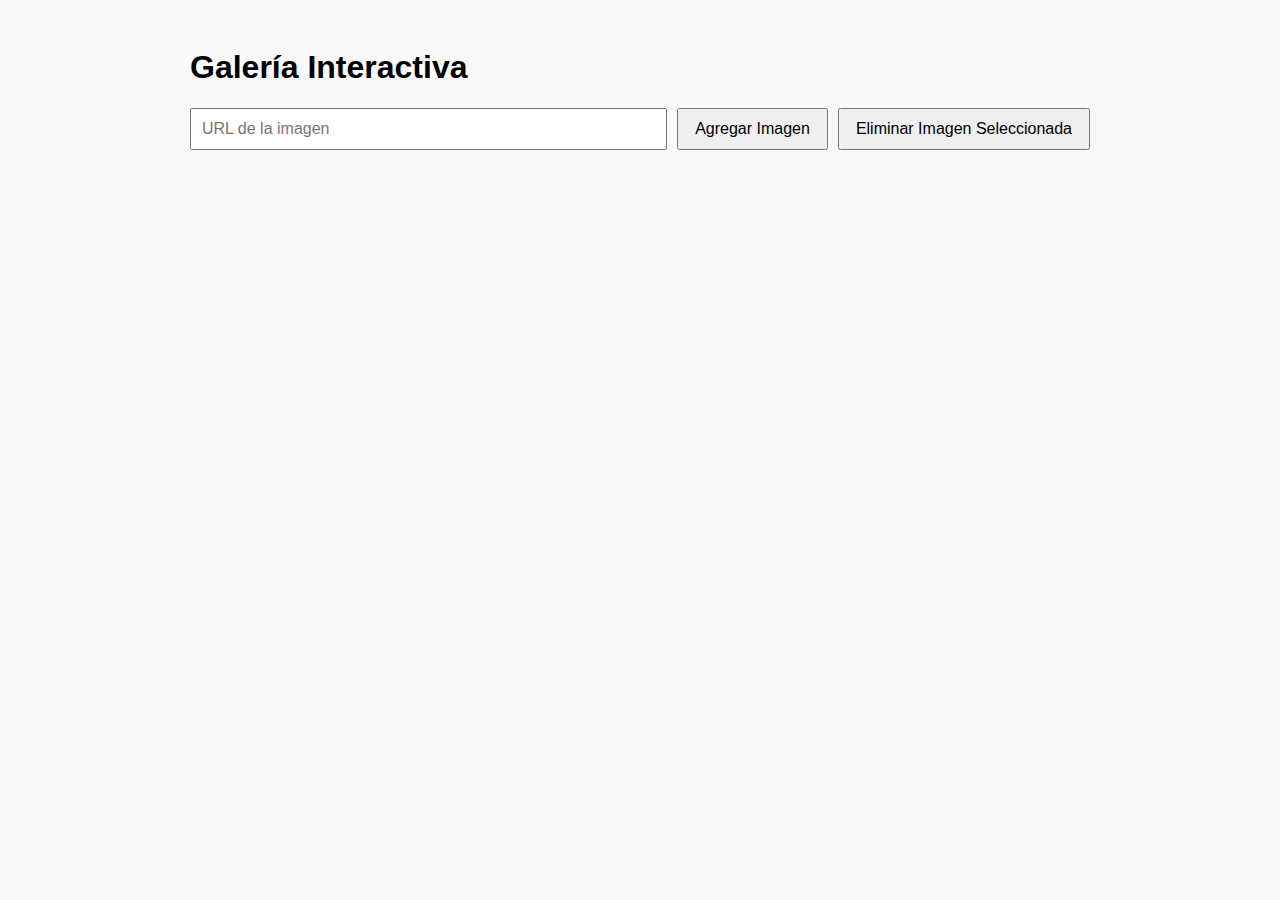
<file: galeria-interactiva/index.html>
<!DOCTYPE html>
<html lang="es">
<head>
  <meta charset="UTF-8">
  <meta name="viewport" content="width=device-width, initial-scale=1">
  <title>Galería Interactiva</title>
  <link rel="stylesheet" href="styles.css">
</head>
<body>
  <div class="container">
    <h1>Galería Interactiva</h1>
    <div class="controls">
      <input type="url" id="image-url" placeholder="URL de la imagen" />
      <button id="add-image-btn">Agregar Imagen</button>
      <button id="remove-image-btn">Eliminar Imagen Seleccionada</button>
    </div>
    <div id="gallery" class="gallery"></div>
  </div>
  <script src="script.js"></script>
</body>
</html>
</file>
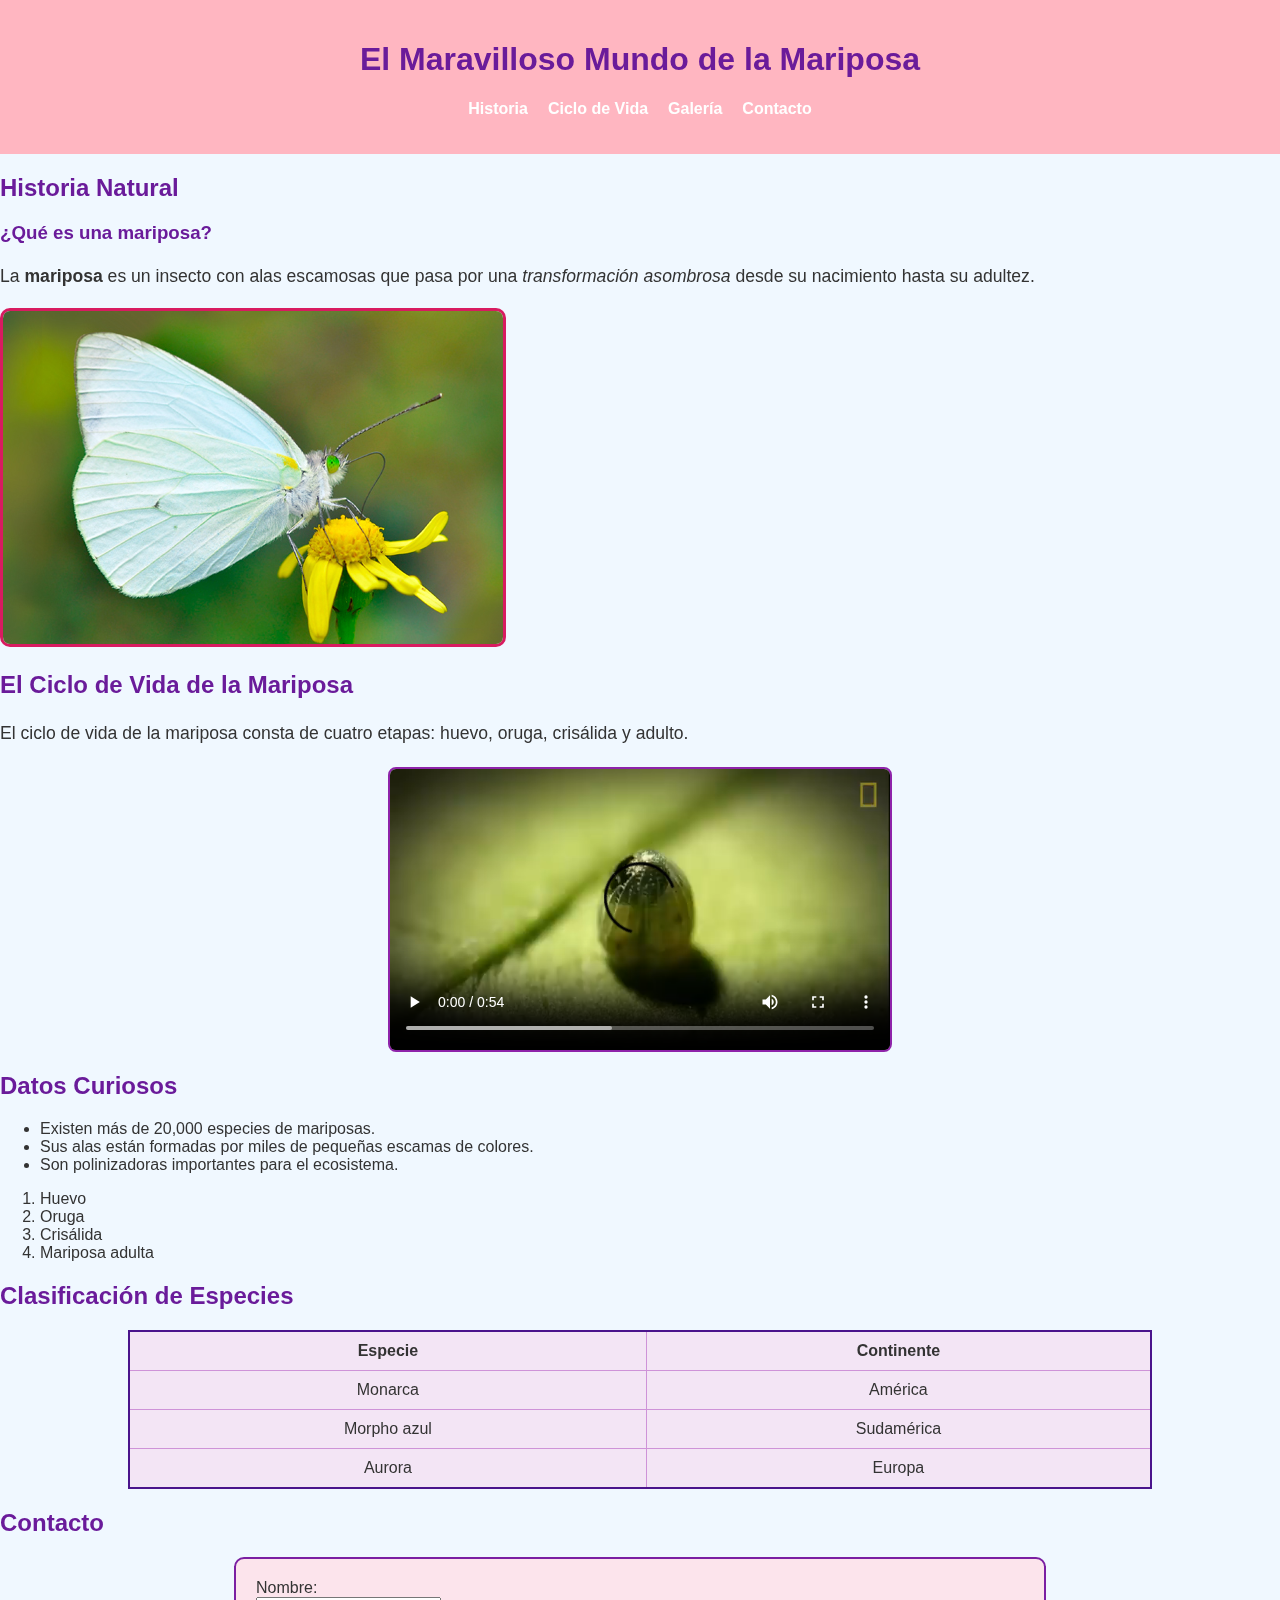
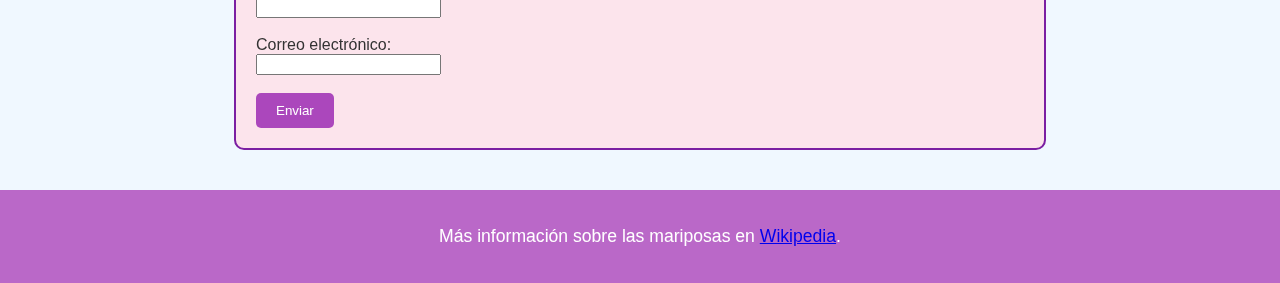
<file: mi-pagina-html5/index.html>
<!DOCTYPE html>
<html lang="es">
<head>
    <meta charset="UTF-8">
    <title>El Ciclo de la Mariposa</title>
    <link rel="stylesheet" href="styles.css">
</head>
<body>

    <header>
        <h1>El Maravilloso Mundo de la Mariposa</h1>
        <nav>
            <ul>
                <li><a href="#historia">Historia</a></li>
                <li><a href="#ciclo">Ciclo de Vida</a></li>
                <li><a href="#galeria">Galería</a></li>
                <li><a href="#contacto">Contacto</a></li>
            </ul>
        </nav>
    </header>

    <main>
        <section id="historia">
            <h2>Historia Natural</h2>
            <article>
                <h3>¿Qué es una mariposa?</h3>
                <p>
                    La <strong>mariposa</strong> es un insecto con alas escamosas que pasa por una <em>transformación asombrosa</em> desde su nacimiento hasta su adultez.
                </p>
                <img src="mariposa.jpg" alt="Imagen de una mariposa posada en una flor">
            </article>
        </section>

        <section id="ciclo">
            <h2>El Ciclo de Vida de la Mariposa</h2>
            <p>
                El ciclo de vida de la mariposa consta de cuatro etapas: huevo, oruga, crisálida y adulto.
            </p>
            <video controls width="500">
                <source src="mariposa-nacimiento.mp4">
            </video>
        </section>

        <section id="galeria">
            <h2>Datos Curiosos</h2>
            <ul>
                <li>Existen más de 20,000 especies de mariposas.</li>
                <li>Sus alas están formadas por miles de pequeñas escamas de colores.</li>
                <li>Son polinizadoras importantes para el ecosistema.</li>
            </ul>

            <ol>
                <li>Huevo</li>
                <li>Oruga</li>
                <li>Crisálida</li>
                <li>Mariposa adulta</li>
            </ol>
        </section>

        <section>
            <h2>Clasificación de Especies</h2>
            <table>
                <thead>
                    <tr>
                        <th>Especie</th>
                        <th>Continente</th>
                    </tr>
                </thead>
                <tbody>
                    <tr>
                        <td>Monarca</td>
                        <td>América</td>
                    </tr>
                    <tr>
                        <td>Morpho azul</td>
                        <td>Sudamérica</td>
                    </tr>
                    <tr>
                        <td>Aurora</td>
                        <td>Europa</td>
                    </tr>
                </tbody>
            </table>
        </section>

        <section id="contacto">
            <h2>Contacto</h2>
            <form>
                <label for="nombre">Nombre:</label><br>
                <input type="text" id="nombre" name="nombre"><br><br>

                <label for="correo">Correo electrónico:</label><br>
                <input type="email" id="correo" name="correo"><br><br>

                <button type="submit">Enviar</button>
            </form>
        </section>
    </main>

    <footer>
        <p>Más información sobre las mariposas en 
            <a href="https://es.wikipedia.org/wiki/Mariposa" target="_blank">Wikipedia</a>.
        </p>
    </footer>

</body>
</html>
</file>
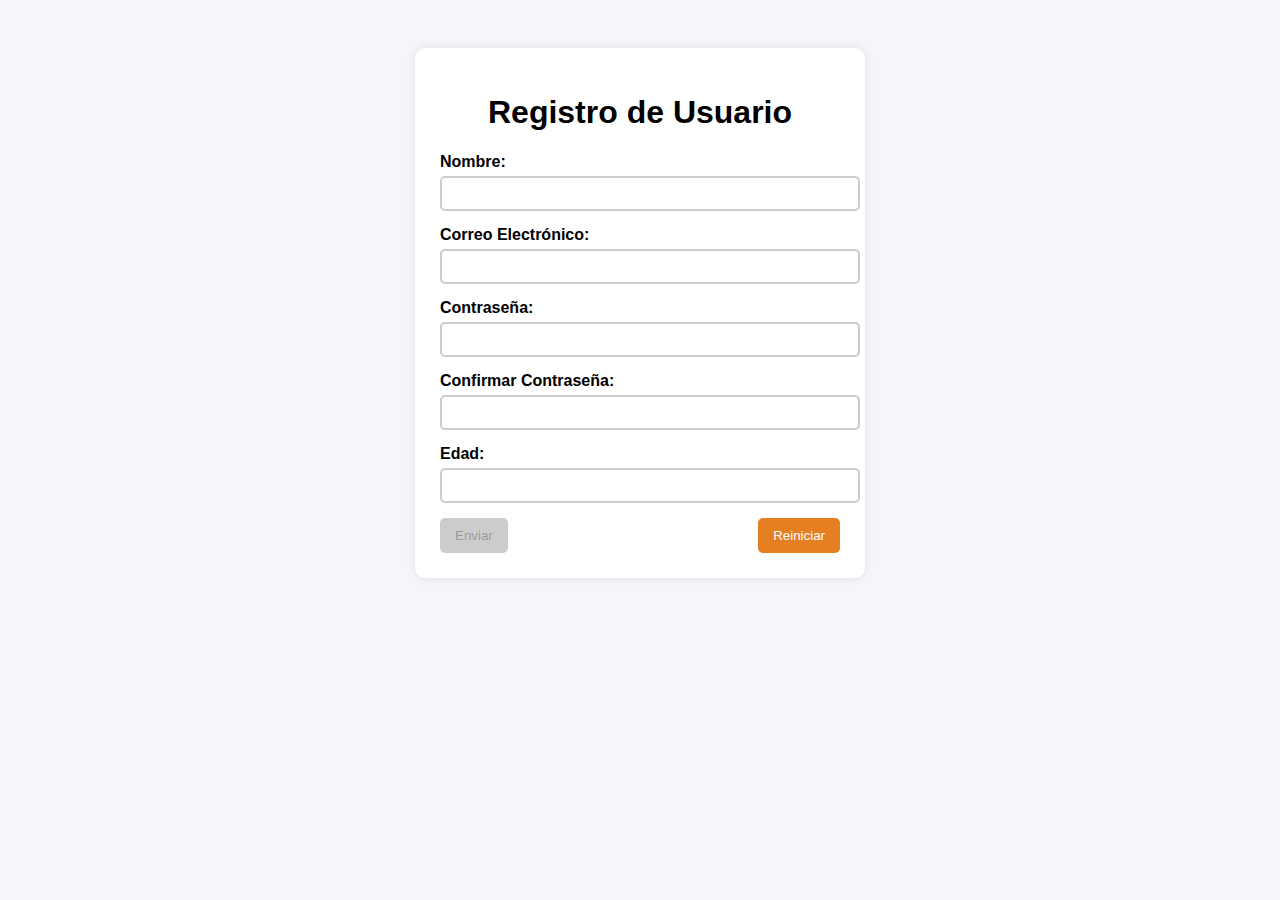
<file: semana6-formulario-js/index.html>
<!DOCTYPE html>
<html lang="es">
<head>
  <meta charset="UTF-8" />
  <meta name="viewport" content="width=device-width, initial-scale=1.0" />
  <title>Formulario de Registro</title>
  <link rel="stylesheet" href="styles.css" />
</head>
<body>
  <div class="form-container">
    <h1>Registro de Usuario</h1>
    <form id="registrationForm" novalidate>
      <div class="form-group">
        <label for="name">Nombre:</label>
        <input type="text" id="name" required />
        <small class="error-message" id="nameError"></small>
      </div>

      <div class="form-group">
        <label for="email">Correo Electrónico:</label>
        <input type="email" id="email" required />
        <small class="error-message" id="emailError"></small>
      </div>

      <div class="form-group">
        <label for="password">Contraseña:</label>
        <input type="password" id="password" required />
        <small class="error-message" id="passwordError"></small>
      </div>

      <div class="form-group">
        <label for="confirmPassword">Confirmar Contraseña:</label>
        <input type="password" id="confirmPassword" required />
        <small class="error-message" id="confirmPasswordError"></small>
      </div>

      <div class="form-group">
        <label for="age">Edad:</label>
        <input type="number" id="age" required />
        <small class="error-message" id="ageError"></small>
      </div>

      <div class="button-group">
        <button type="submit" id="submitBtn" disabled>Enviar</button>
        <button type="reset" id="resetBtn">Reiniciar</button>
      </div>
    </form>
  </div>
  <script src="script.js"></script>
</body>
</html>
</file>
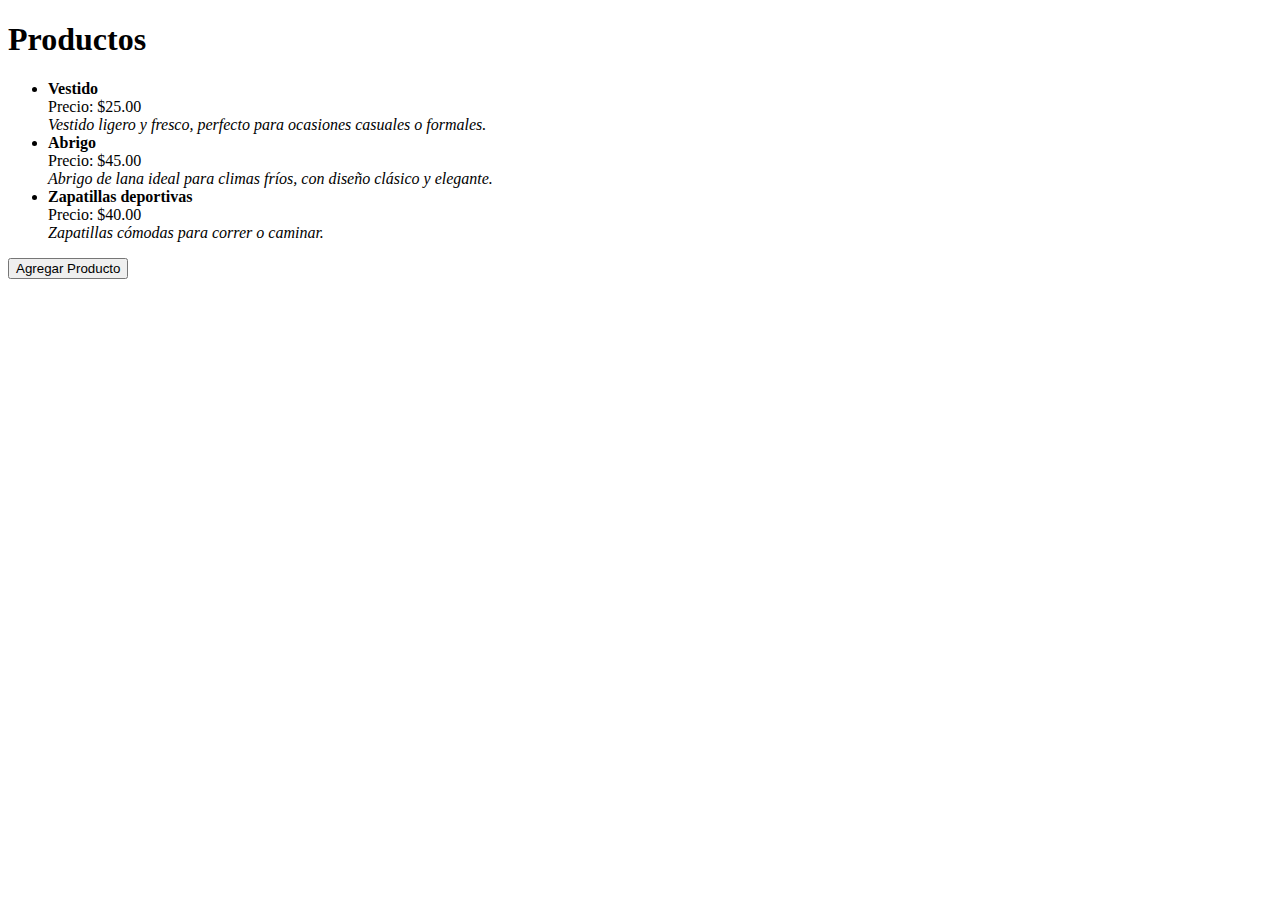
<file: semana7-lista-productos/index.html>
<!DOCTYPE html>
<html lang="es">
<head>
  <meta charset="UTF-8">
  <title>Lista de Productos</title>
</head>
<body>
  <h1>Productos</h1>

  <ul id="product-list"></ul>

  <button id="add-product">Agregar Producto</button>

  <script src="script.js"></script>
</body>
</html>
</file>
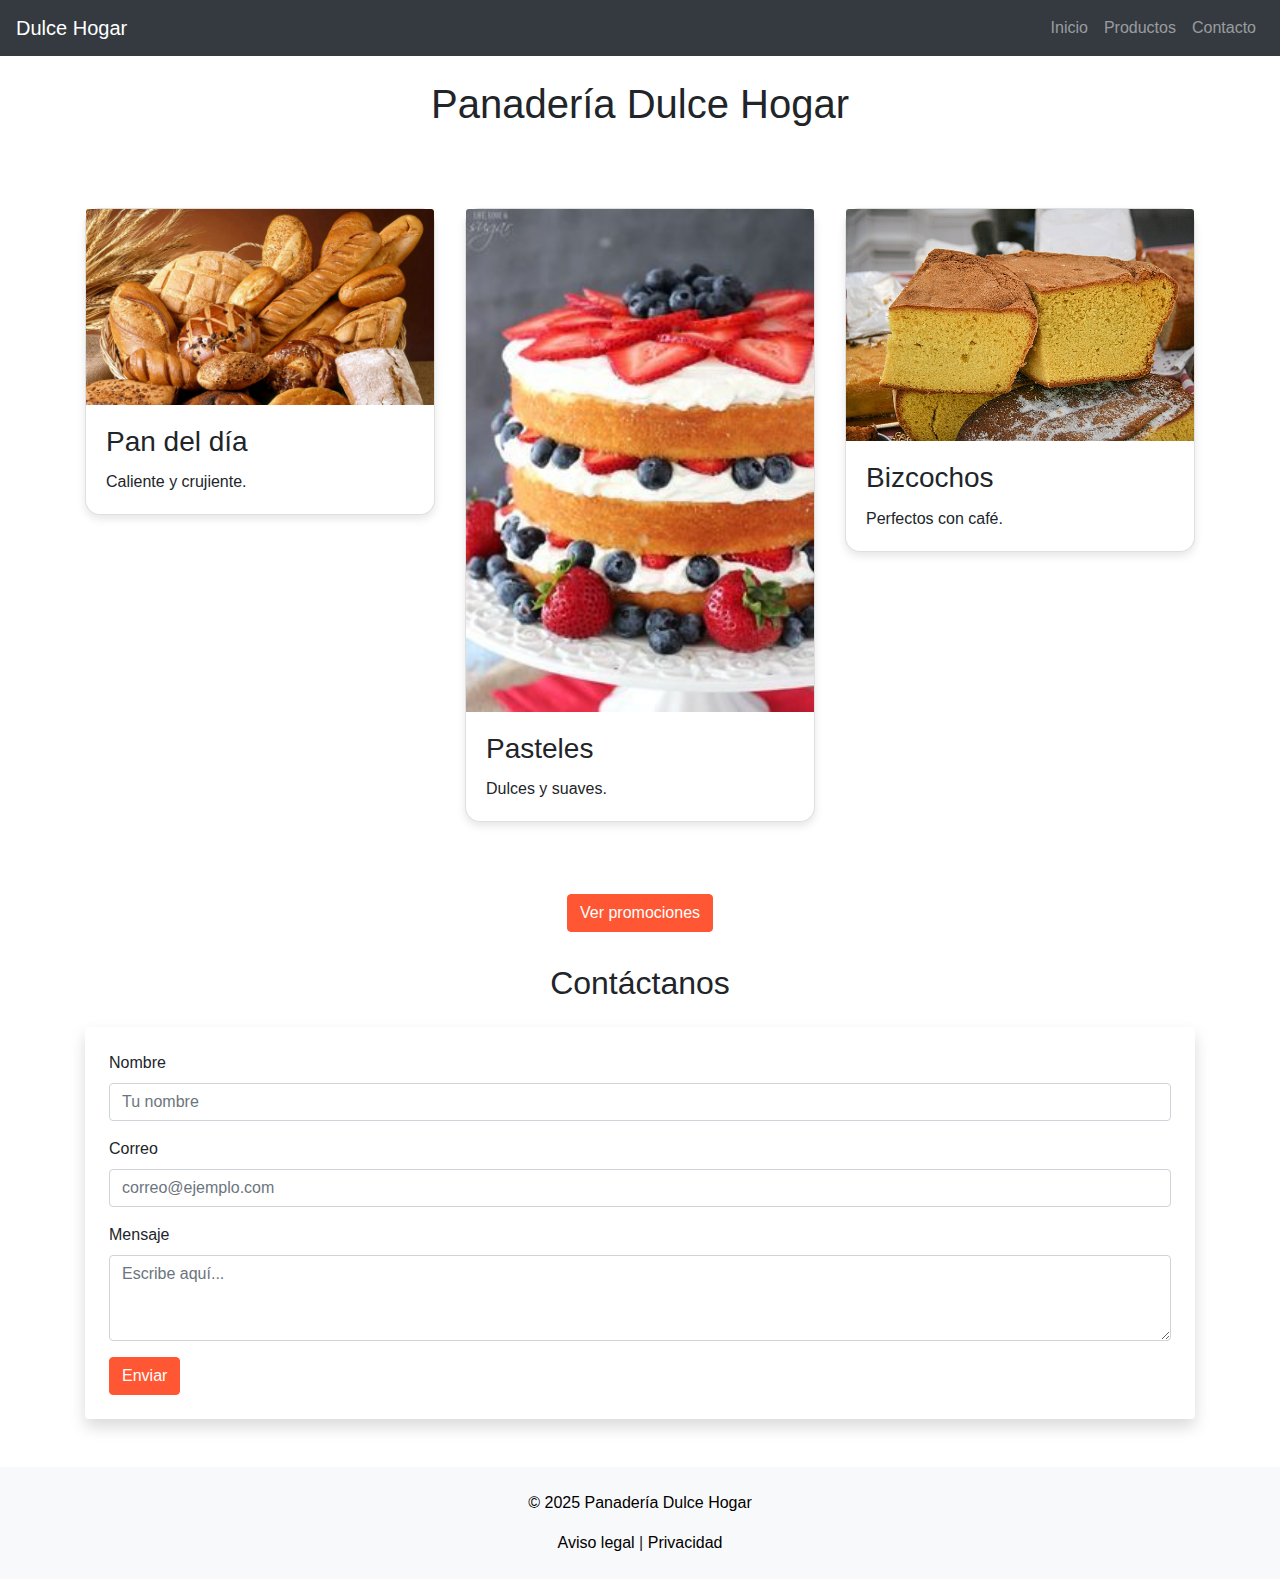
<file: index4.html>
<!DOCTYPE html>
<html lang="es">
<head>
  <meta charset="UTF-8" />
  <meta name="viewport" content="width=device-width, initial-scale=1.0"/>
  <title>Panadería Dulce Hogar</title>
  <link rel="stylesheet" href="https://stackpath.bootstrapcdn.com/bootstrap/4.5.2/css/bootstrap.min.css"/>
  <link rel="stylesheet" href="styles4.css"/>
</head>
<body>

  <!-- Navegación -->
  <nav class="navbar navbar-expand-md navbar-dark bg-dark">
    <a class="navbar-brand" href="#">Dulce Hogar</a>
    <button class="navbar-toggler" type="button" data-toggle="collapse" data-target="#navContent">
      <span class="navbar-toggler-icon"></span>
    </button>
    <div class="collapse navbar-collapse" id="navContent">
      <ul class="navbar-nav ml-auto">
        <li class="nav-item"><a class="nav-link" href="#">Inicio</a></li>
        <li class="nav-item"><a class="nav-link" href="#">Productos</a></li>
        <li class="nav-item"><a class="nav-link" href="#">Contacto</a></li>
      </ul>
    </div>
  </nav>

  <!-- Encabezado -->
  <header class="text-center p-4">
    <h1>Panadería Dulce Hogar</h1>
  </header>

  <!-- Sección de productos -->
  <div class="container my-5">
    <div class="row">
      <div class="col-md-4">
        <div class="card mb-4">
          <img src="pan.jpg" class="card-img-top img-fluid" alt="Pan fresco">
          <div class="card-body">
            <h3 class="card-title">Pan del día</h3>
            <p class="card-text">Caliente y crujiente.</p>
          </div>
        </div>
      </div>
      <div class="col-md-4">
        <div class="card mb-4">
          <img src="pastel.jpg" class="card-img-top img-fluid" alt="Pasteles">
          <div class="card-body">
            <h3 class="card-title">Pasteles</h3>
            <p class="card-text">Dulces y suaves.</p>
          </div>
        </div>
      </div>
      <div class="col-md-4">
        <div class="card mb-4">
          <img src="bizcocho.JPG" class="card-img-top img-fluid" alt="Bizcochos">
          <div class="card-body">
            <h3 class="card-title">Bizcochos</h3>
            <p class="card-text">Perfectos con café.</p>
          </div>
        </div>
      </div>
    </div>
  </div>

  <!-- Botón con collapse -->
  <div class="container text-center mb-4">
    <button class="btn btn-primary mb-2" data-toggle="collapse" data-target="#infoExtra">
      Ver promociones
    </button>
    <div class="collapse" id="infoExtra">
      <div class="card card-body">
        2x1 en bizcochos cada viernes.
      </div>
    </div>
  </div>

    <!-- Formulario -->
<div class="container mb-5">
  <h2 class="text-center mb-4">Contáctanos</h2>
  <div class="p-4 bg-white shadow rounded" style="border-radius: 20px;">
    <form>
      <div class="form-group">
        <label for="nombre">Nombre</label>
        <input type="text" class="form-control" id="nombre" placeholder="Tu nombre">
      </div>
      <div class="form-group">
        <label for="email">Correo</label>
        <input type="email" class="form-control" id="email" placeholder="correo@ejemplo.com">
      </div>
      <div class="form-group">
        <label for="comentarios">Mensaje</label>
        <textarea class="form-control" id="comentarios" rows="3" placeholder="Escribe aquí..."></textarea>
      </div>
      <button type="submit" class="btn btn-primary">Enviar</button>
    </form>
  </div>
</div>


  <!-- Footer -->
    <footer class="bg-light text-center py-4">
  <p style="color: #000000;">&copy; 2025 Panadería Dulce Hogar</p>
  <a href="#" style="color: #000000;">Aviso legal</a> |
  <a href="#" style="color: #000000;">Privacidad</a>
</footer>

  <!-- Scripts -->
  <script src="https://code.jquery.com/jquery-3.5.1.slim.min.js"></script>
  <script src="https://cdn.jsdelivr.net/npm/bootstrap@4.5.2/dist/js/bootstrap.bundle.min.js"></script>
</body>
</html>
</file>
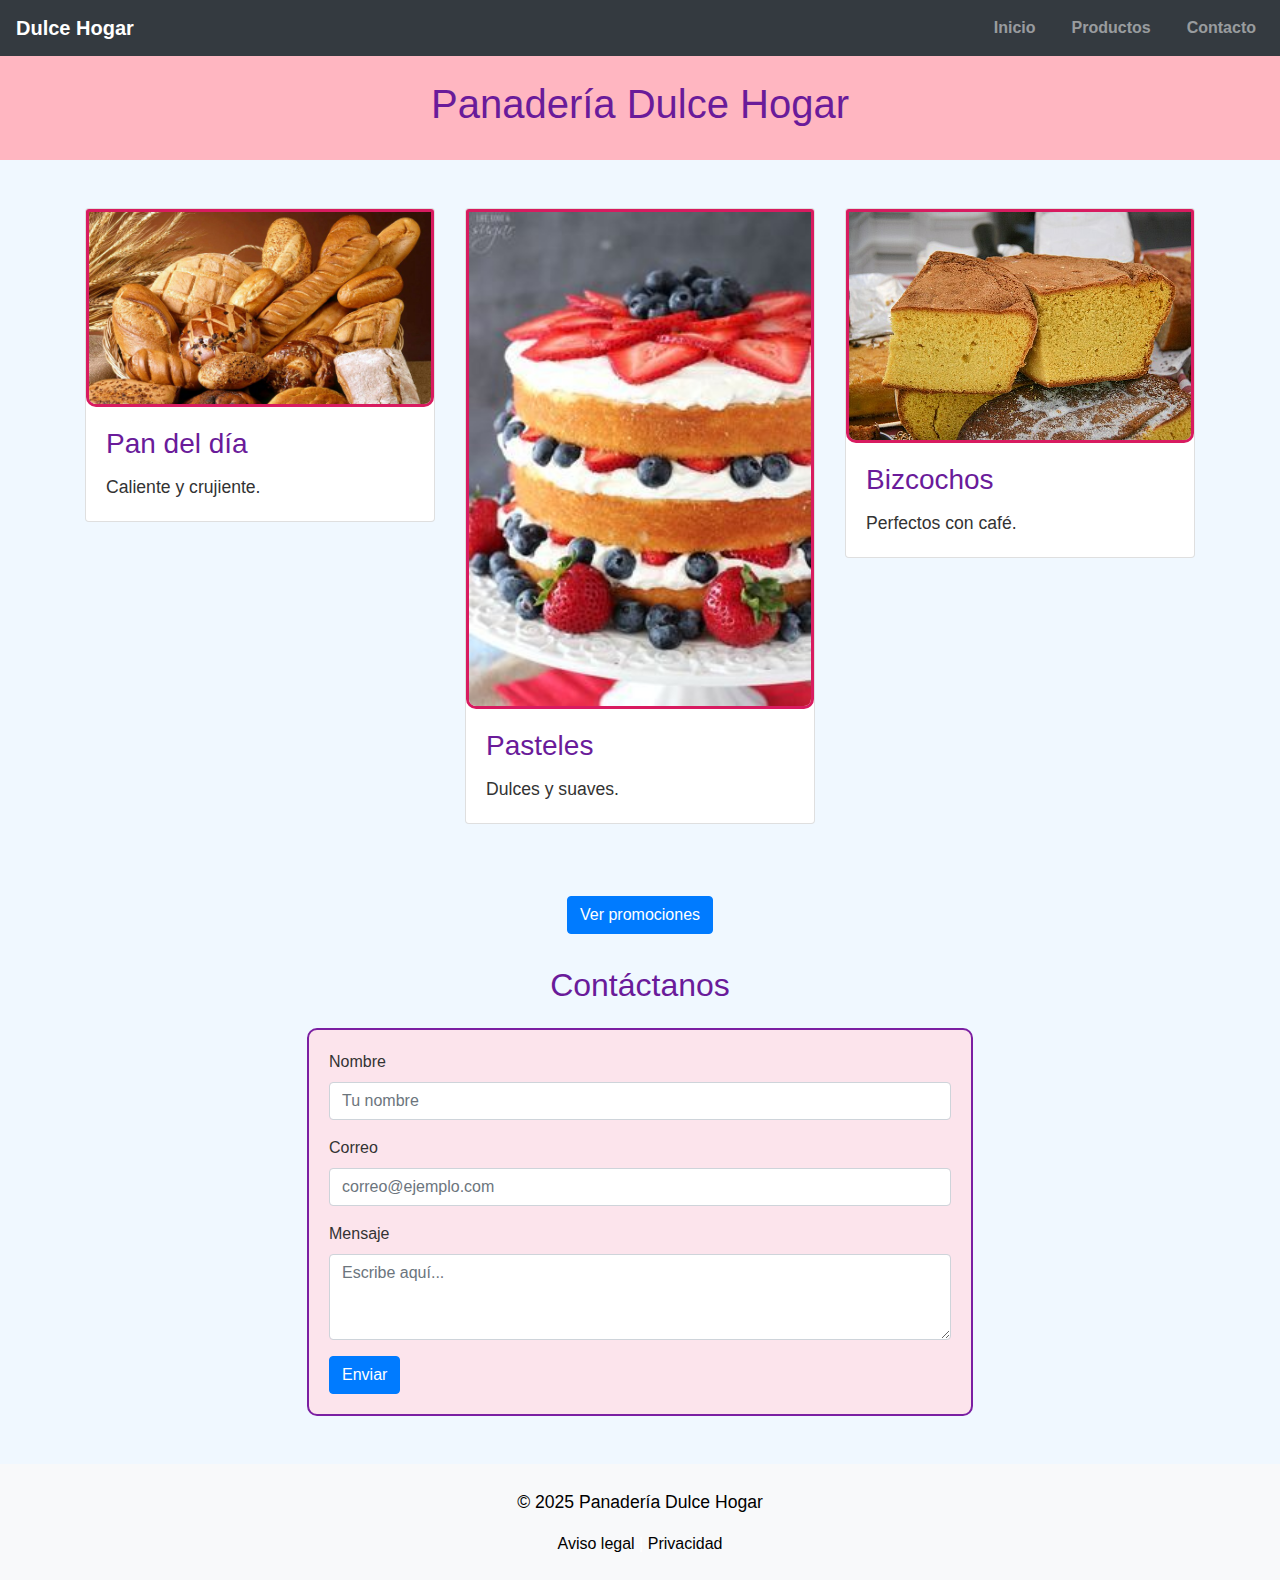
<file: mi-pagina-html5/index4.html>
<!DOCTYPE html>
<html lang="es">
<head>
  <meta charset="UTF-8" />
  <meta name="viewport" content="width=device-width, initial-scale=1.0"/>
  <title>Panadería Dulce Hogar</title>
  <link rel="stylesheet" href="https://stackpath.bootstrapcdn.com/bootstrap/4.5.2/css/bootstrap.min.css"/>
  <link rel="stylesheet" href="styles.css"/>
</head>
<body>

  <!-- Navegación -->
  <nav class="navbar navbar-expand-md navbar-dark bg-dark">
    <a class="navbar-brand" href="#">Dulce Hogar</a>
    <button class="navbar-toggler" type="button" data-toggle="collapse" data-target="#navContent">
      <span class="navbar-toggler-icon"></span>
    </button>
    <div class="collapse navbar-collapse" id="navContent">
      <ul class="navbar-nav ml-auto">
        <li class="nav-item"><a class="nav-link" href="#">Inicio</a></li>
        <li class="nav-item"><a class="nav-link" href="#">Productos</a></li>
        <li class="nav-item"><a class="nav-link" href="#">Contacto</a></li>
      </ul>
    </div>
  </nav>

  <!-- Encabezado -->
  <header class="text-center p-4">
    <h1>Panadería Dulce Hogar</h1>
  </header>

  <!-- Sección de productos -->
  <div class="container my-5">
    <div class="row">
      <div class="col-md-4">
        <div class="card mb-4">
          <img src="pan.jpg" class="card-img-top img-fluid" alt="Pan fresco">
          <div class="card-body">
            <h3 class="card-title">Pan del día</h3>
            <p class="card-text">Caliente y crujiente.</p>
          </div>
        </div>
      </div>
      <div class="col-md-4">
        <div class="card mb-4">
          <img src="pastel.jpg" class="card-img-top img-fluid" alt="Pasteles">
          <div class="card-body">
            <h3 class="card-title">Pasteles</h3>
            <p class="card-text">Dulces y suaves.</p>
          </div>
        </div>
      </div>
      <div class="col-md-4">
        <div class="card mb-4">
          <img src="bizcocho.JPG" class="card-img-top img-fluid" alt="Bizcochos">
          <div class="card-body">
            <h3 class="card-title">Bizcochos</h3>
            <p class="card-text">Perfectos con café.</p>
          </div>
        </div>
      </div>
    </div>
  </div>

  <!-- Botón con collapse -->
  <div class="container text-center mb-4">
    <button class="btn btn-primary mb-2" data-toggle="collapse" data-target="#infoExtra">
      Ver promociones
    </button>
    <div class="collapse" id="infoExtra">
      <div class="card card-body">
        2x1 en bizcochos cada viernes.
      </div>
    </div>
  </div>

  <!-- Formulario -->
  <div class="container mb-5">
    <h2 class="text-center mb-4">Contáctanos</h2>
    <form>
      <div class="form-group">
        <label for="nombre">Nombre</label>
        <input type="text" class="form-control" id="nombre" placeholder="Tu nombre">
      </div>
      <div class="form-group">
        <label for="email">Correo</label>
        <input type="email" class="form-control" id="email" placeholder="correo@ejemplo.com">
      </div>
      <div class="form-group">
        <label for="comentarios">Mensaje</label>
        <textarea class="form-control" id="comentarios" rows="3" placeholder="Escribe aquí..."></textarea>
      </div>
      <button type="submit" class="btn btn-primary">Enviar</button>
    </form>
  </div>

  <!-- Footer -->
    <footer class="bg-light text-center py-4">
  <p style="color: #000000;">&copy; 2025 Panadería Dulce Hogar</p>
  <a href="#" style="color: #000000;">Aviso legal</a> |
  <a href="#" style="color: #000000;">Privacidad</a>
</footer>

  <!-- Scripts -->
  <script src="https://code.jquery.com/jquery-3.5.1.slim.min.js"></script>
  <script src="https://cdn.jsdelivr.net/npm/bootstrap@4.5.2/dist/js/bootstrap.bundle.min.js"></script>
</body>
</html>
</file>
<file: galeria-interactiva/styles.css>
body {
  font-family: Arial, sans-serif;
  background-color: #f9f9f9;
  padding: 20px;
}

.container {
  max-width: 900px;
  margin: auto;
}

.controls {
  display: flex;
  gap: 10px;
  margin-bottom: 20px;
}

input[type="url"] {
  flex: 1;
  padding: 10px;
  font-size: 16px;
}

button {
  padding: 10px 16px;
  font-size: 16px;
  cursor: pointer;
}

.gallery {
  display: grid;
  grid-template-columns: repeat(auto-fill, minmax(160px, 1fr));
  gap: 15px;
}

.gallery img {
  width: 100%;
  height: auto;
  border: 3px solid transparent;
  border-radius: 8px;
  transition: transform 0.3s, box-shadow 0.3s, border 0.3s;
  cursor: pointer;
}

.gallery img.selected {
  border: 3px solid #007BFF;
  box-shadow: 0 0 10px rgba(0, 123, 255, 0.5);
  transform: scale(1.05);
}
</file>
<file: mi-pagina-html5/styles.css>
body {
    font-family: Arial, sans-serif;
    background-color: #f0f8ff;
    color: #333;
    margin: 0;
    padding: 0;
}

header {
    background-color: #ffb6c1;
    padding: 20px;
    text-align: center;
}

nav ul {
    list-style-type: none;
    padding: 0;
    display: flex;
    justify-content: center;
    gap: 20px;
}

nav a {
    text-decoration: none;
    color: #fff;
    font-weight: bold;
}

h1, h2, h3 {
    color: #6a1b9a;
}

p {
    font-size: 1.1em;
    line-height: 1.6;
}

img {
    max-width: 100%;
    height: auto;
    border: 3px solid #d81b60;
    border-radius: 10px;
}

video {
    display: block;
    margin: 20px auto;
    border: 2px solid #8e24aa;
    border-radius: 8px;
}

table {
    width: 80%;
    margin: auto;
    border-collapse: collapse;
    border: 2px solid #4a148c;
}

table th, table td {
    border: 1px solid #ce93d8;
    padding: 10px;
    text-align: center;
    background-color: #f3e5f5;
}

form {
    width: 60%;
    margin: auto;
    padding: 20px;
    border: 2px solid #7b1fa2;
    background-color: #fce4ec;
    border-radius: 10px;
}

button {
    background-color: #ab47bc;
    color: white;
    padding: 10px 20px;
    border: none;
    border-radius: 5px;
    cursor: pointer;
}

footer {
    background-color: #ba68c8;
    color: white;
    text-align: center;
    padding: 15px;
    margin-top: 40px;
}
</file>
<file: semana6-formulario-js/styles.css>
body {
  font-family: Arial, sans-serif;
  background-color: #f5f6fa;
  padding: 40px;
}

.form-container {
  max-width: 400px;
  margin: auto;
  background: white;
  padding: 25px;
  border-radius: 10px;
  box-shadow: 0 0 10px rgba(0, 0, 0, 0.1);
}

h1 {
  text-align: center;
}

.form-group {
  margin-bottom: 15px;
}

label {
  display: block;
  font-weight: bold;
  margin-bottom: 5px;
}

input {
  width: 100%;
  padding: 8px;
  border: 2px solid #ccc;
  border-radius: 5px;
  outline: none;
  transition: border 0.3s ease;
}

input:focus {
  border-color: #3498db;
}

input.valid {
  border-color: #2ecc71;
}

input.invalid {
  border-color: #e74c3c;
}

.error-message {
  color: #e74c3c;
  font-size: 0.9em;
  margin-top: 3px;
}

.button-group {
  display: flex;
  justify-content: space-between;
}

button {
  padding: 10px 15px;
  border: none;
  border-radius: 5px;
  cursor: pointer;
}

#submitBtn:disabled {
  background-color: #ccc;
  cursor: not-allowed;
}

#submitBtn:enabled {
  background-color: #2ecc71;
  color: white;
}

#resetBtn {
  background-color: #e67e22;
  color: white;
}
</file>
<file: styles4.css>
/* Estilo personalizado para el botón primario */
.btn-primary {
  background-color: #ff5733;
  border-color: #ff5733;
  transition: transform 0.3s ease;
}

.btn-primary:hover {
  background-color: #e64a19;
  transform: scale(1.05);
}

/* Sombra y bordes redondeados */
.card {
  border-radius: 15px;
  box-shadow: 0 4px 8px rgba(0, 0, 0, 0.1);
}

/* Cambio de color en pantallas pequeñas */
@media (max-width: 576px) {
  body {
    background-color: #f9f9f9;
  }

  h1 {
    color: #ff5733;
  }
}

/* Estilo personalizado para el texto del footer */
footer p {
  color: #000000;
}
</file>
